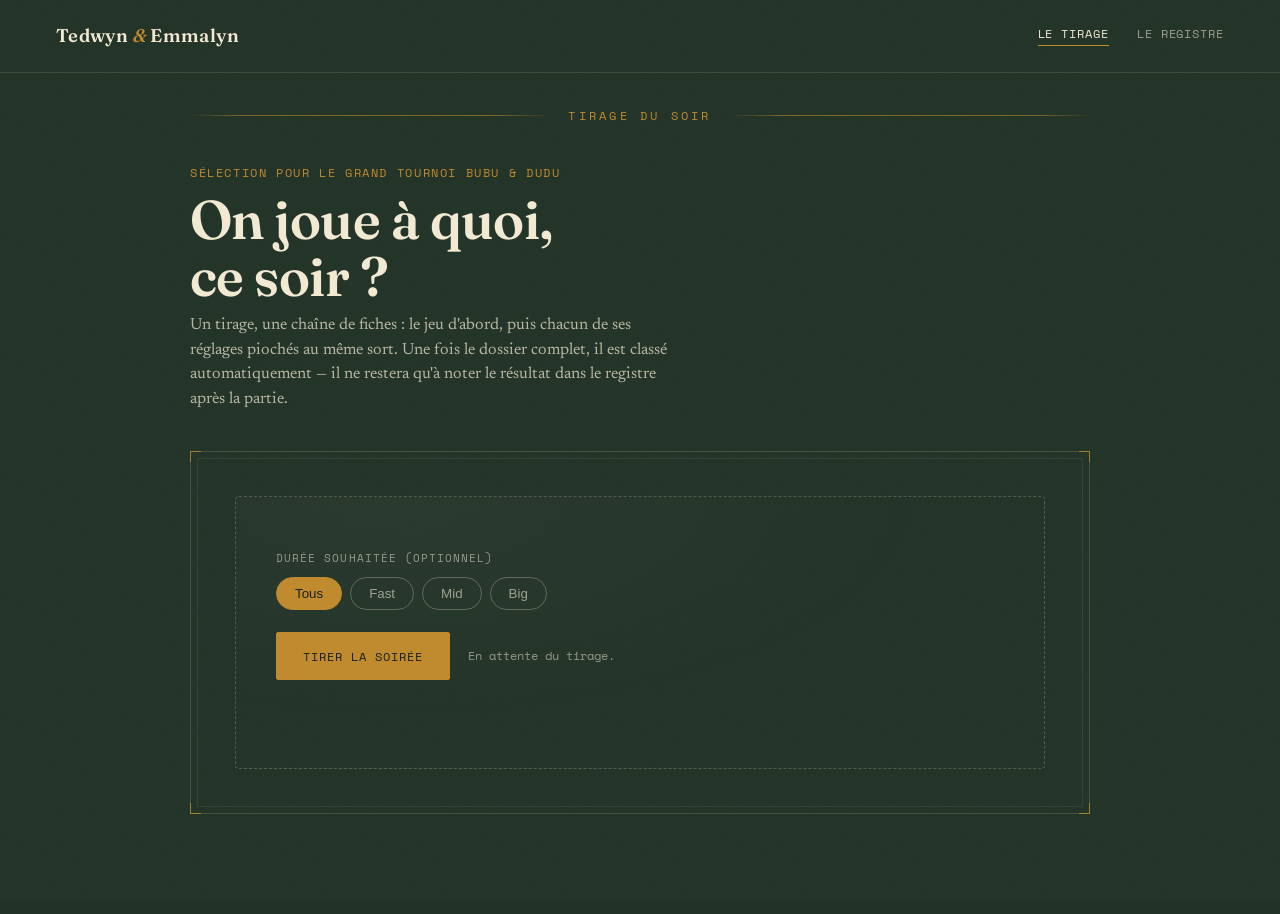
<file: index.html>
<!DOCTYPE html>
<html lang="fr">
<head>
<meta charset="UTF-8">
<meta name="viewport" content="width=device-width, initial-scale=1.0">
<title>Tedwyn &amp; Emmalyn · Tirage</title>
<link rel="preconnect" href="https://fonts.googleapis.com">
<link rel="preconnect" href="https://fonts.gstatic.com" crossorigin>
<link href="https://fonts.googleapis.com/css2?family=Fraunces:ital,opsz,wght@0,9..144,400;0,9..144,600;1,9..144,500&family=Newsreader:ital,wght@0,400;0,500;1,400&family=Space+Mono:wght@400;700&display=swap" rel="stylesheet">
<link rel="stylesheet" href="css/style.css">
</head>
<body>

<nav class="site-nav">
  <div class="site-nav__mark">Tedwyn <em>&amp;</em> Emmalyn</div>
  <div class="site-nav__links">
    <a href="index.html" aria-current="page">Le tirage</a>
    <a href="scores.html">Le registre</a>
  </div>
</nav>

<div class="title-card">
  <span class="title-card__rule"></span>
  <span class="title-card__names">Tirage du soir</span>
  <span class="title-card__rule"></span>
</div>

<main>
  <p class="eyebrow">Sélection pour le grand tournoi Bubu &amp; Dudu</p>
  <h1 class="page-title">On joue à quoi,<br>ce soir ?</h1>
  <p class="page-intro">
    Un tirage, une chaîne de fiches : le jeu d'abord, puis chacun de ses réglages
    piochés au même sort. Une fois le dossier complet, il est classé automatiquement —
    il ne restera qu'à noter le résultat dans le registre après la partie.
  </p>

  <div class="content-frame">
    <span class="content-frame__tick content-frame__tick--tl"></span>
    <span class="content-frame__tick content-frame__tick--tr"></span>
    <span class="content-frame__tick content-frame__tick--bl"></span>
    <span class="content-frame__tick content-frame__tick--br"></span>

    <div class="board">
      <p class="index-card__eyebrow" style="color:rgba(242,233,211,0.55);margin-bottom:10px;">Durée souhaitée (optionnel)</p>
      <div class="duration-filter" id="durationFilter">
        <button data-duration="all" class="is-active" type="button">Tous</button>
        <button data-duration="fast" type="button">Fast</button>
        <button data-duration="mid" type="button">Mid</button>
        <button data-duration="big" type="button">Big</button>
      </div>

      <div class="draw-action">
        <button class="btn btn--solid" id="drawBtn" type="button">Tirer la soirée</button>
        <span class="draw-status" id="drawStatus">En attente du tirage.</span>
      </div>

      <ul class="chain" id="chain"></ul>

      <div class="result-summary" id="resultSummary" hidden></div>
    </div>
  </div>
</main>

<audio id="bgMusic" src="audio/theme.mp3" loop preload="none"></audio>
<button class="music-btn" id="musicResume" type="button" hidden>♪ Reprendre la musique</button>

<script src="js/games-config.js"></script>
<script src="js/storage.js"></script>
<script src="js/music.js"></script>
<script src="js/roulette.js"></script>
</body>
</html>
</file>
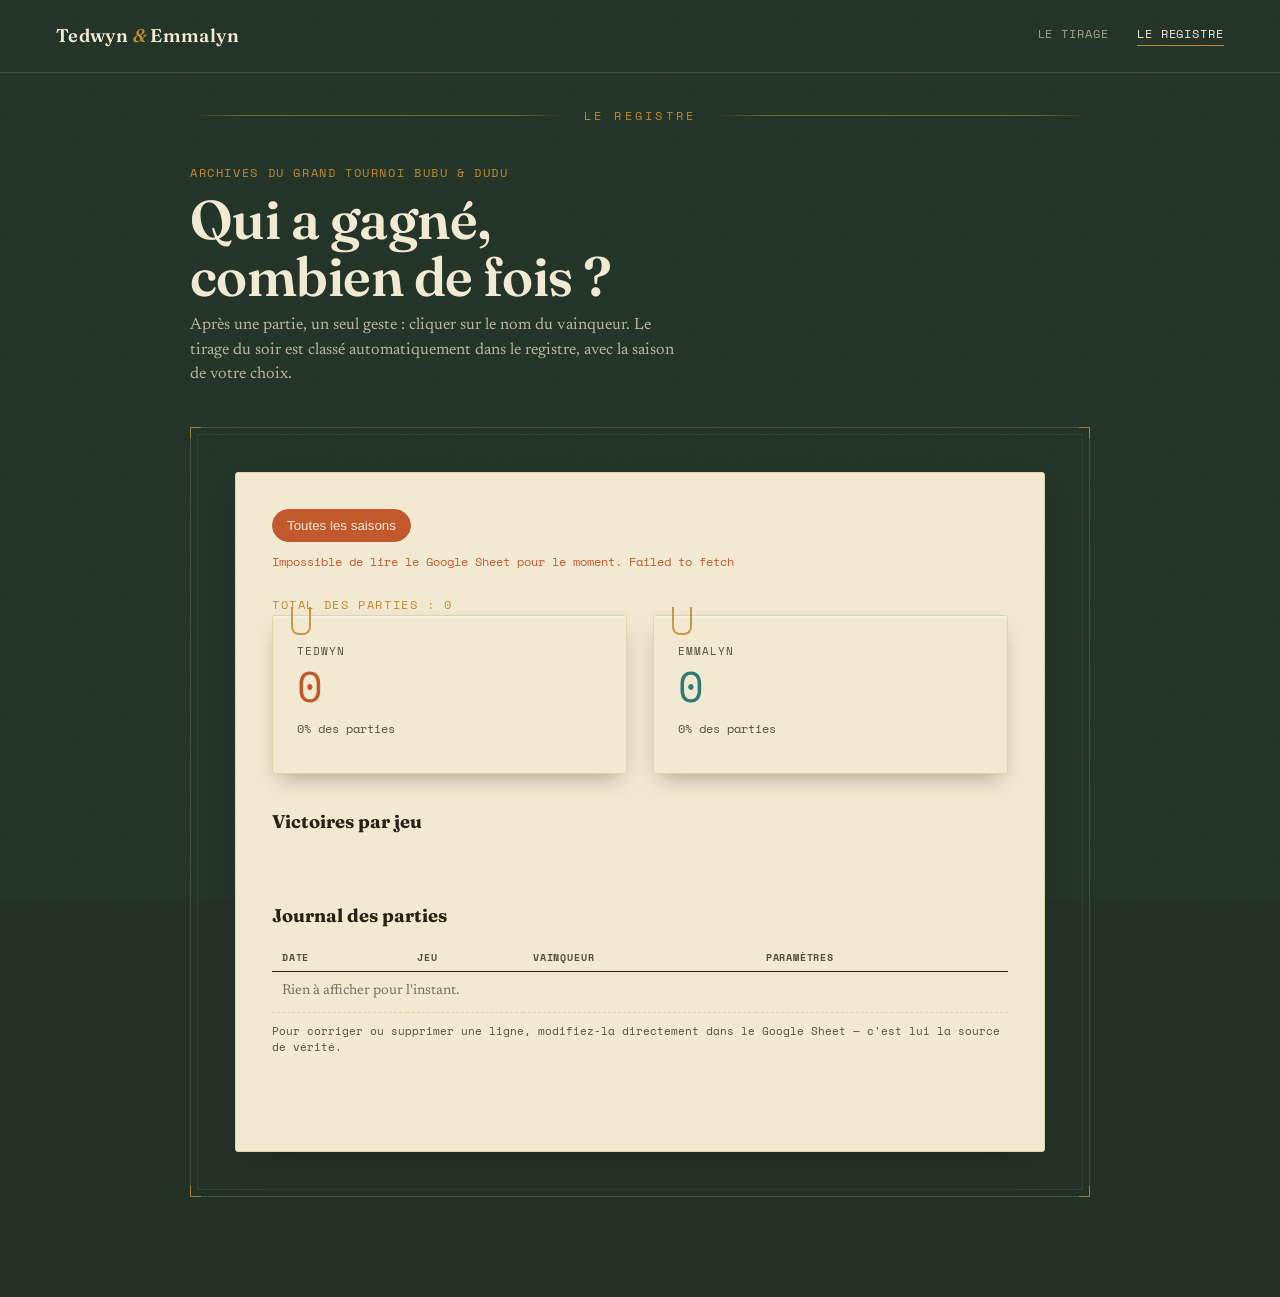
<file: scores.html>
<!DOCTYPE html>
<html lang="fr">
<head>
<meta charset="UTF-8">
<meta name="viewport" content="width=device-width, initial-scale=1.0">
<title>Tedwyn &amp; Emmalyn · Registre</title>
<link rel="preconnect" href="https://fonts.googleapis.com">
<link rel="preconnect" href="https://fonts.gstatic.com" crossorigin>
<link href="https://fonts.googleapis.com/css2?family=Fraunces:ital,opsz,wght@0,9..144,400;0,9..144,600;1,9..144,500&family=Newsreader:ital,wght@0,400;0,500;1,400&family=Space+Mono:wght@400;700&display=swap" rel="stylesheet">
<link rel="stylesheet" href="css/style.css">
</head>
<body>

<nav class="site-nav">
  <div class="site-nav__mark">Tedwyn <em>&amp;</em> Emmalyn</div>
  <div class="site-nav__links">
    <a href="index.html">Le tirage</a>
    <a href="scores.html" aria-current="page">Le registre</a>
  </div>
</nav>

<div class="title-card">
  <span class="title-card__rule"></span>
  <span class="title-card__names">Le registre</span>
  <span class="title-card__rule"></span>
</div>

<main>
  <p class="eyebrow">Archives du grand tournoi Bubu &amp; Dudu</p>
  <h1 class="page-title">Qui a gagné,<br>combien de fois ?</h1>
  <p class="page-intro">
    Après une partie, un seul geste : cliquer sur le nom du vainqueur. Le tirage
    du soir est classé automatiquement dans le registre, avec la saison de votre choix.
  </p>

  <div id="pendingHost"></div>

  <div class="content-frame">
    <span class="content-frame__tick content-frame__tick--tl"></span>
    <span class="content-frame__tick content-frame__tick--tr"></span>
    <span class="content-frame__tick content-frame__tick--bl"></span>
    <span class="content-frame__tick content-frame__tick--br"></span>

    <div class="ledger">
      <div class="draw-action" style="margin-bottom:6px;">
        <div class="season-tabs" id="seasonTabs" style="margin-bottom:0;"></div>
        <button class="btn btn--ghost" id="refreshBtn" type="button" style="padding:8px 14px;font-size:0.68rem;">↻ Actualiser</button>
      </div>
      <p class="sheet-status" id="sheetStatus"></p>

      <p class="eyebrow" style="margin-bottom:2px;">Total des parties : <span id="totalGames">0</span></p>

      <div class="score-grid" id="scoreTotals"></div>

      <h2 style="font-family:var(--font-display);font-size:1.15rem;margin:34px 0 14px;">Victoires par jeu</h2>
      <div id="gameBars"></div>

      <h2 style="font-family:var(--font-display);font-size:1.15rem;margin:34px 0 14px;">Journal des parties</h2>
      <table class="match-table">
        <thead>
          <tr><th>Date</th><th>Jeu</th><th>Vainqueur</th><th>Paramètres</th></tr>
        </thead>
        <tbody id="matchTableBody"></tbody>
      </table>
      <p style="font-family:var(--font-mono);font-size:0.68rem;color:var(--ink-soft);margin-top:10px;">
        Pour corriger ou supprimer une ligne, modifiez-la directement dans le Google Sheet — c'est lui la source de vérité.
      </p>

      <details class="manual-entry">
        <summary>+ Saisir une partie manuellement (rattrapage, ancienne saison…)</summary>
        <form class="manual-form" id="manualForm">
          <label>Date
            <input type="date" name="manualDate" required>
          </label>
          <label>Jeu
            <select name="manualGame" id="manualGame" required></select>
          </label>
          <label>Saison
            <input type="text" name="manualSeason" id="manualSeason" required>
          </label>
          <label>Vainqueur
            <select name="manualWinner" id="manualWinner" required></select>
          </label>
          <label class="full" style="flex-direction:row;align-items:center;gap:8px;">
            <input type="checkbox" name="manualNoData" id="manualNoData" checked style="width:auto;">
            <span style="text-transform:none;letter-spacing:normal;font-size:0.85rem;">Paramètres inconnus (no data)</span>
          </label>
          <label class="full">Paramètres (optionnel, si connus)
            <input type="text" name="manualParamsNote" placeholder="ex : Pearlbrook, Bellfaire">
          </label>
          <div class="full">
            <button class="btn btn--solid" type="submit">Ajouter au registre</button>
            <span class="feedback-msg" id="manualFeedback"></span>
          </div>
        </form>
      </details>
    </div>
  </div>
</main>

<audio id="bgMusic" src="audio/theme.mp3" loop preload="none"></audio>
<button class="music-btn" id="musicResume" type="button" hidden>♪ Reprendre la musique</button>

<script src="js/games-config.js"></script>
<script src="js/storage.js"></script>
<script src="js/sheets-config.js"></script>
<script src="js/sheets.js"></script>
<script src="js/music.js"></script>
<script src="js/dashboard.js"></script>
</body>
</html>
</file>
<file: css/style.css>
/* ============================================================================
   TOKENS — palette, typographies, rythme
   ============================================================================ */
:root{
  --felt: #223227;        /* fond feutré, plateau de jeu */
  --felt-dark: #182219;
  --card: #F2E9D3;        /* fiche bristol / papier vieilli */
  --card-edge: #E1D3AC;
  --ink: #2B2013;         /* encre, texte principal */
  --ink-soft: #5A4E3B;
  --brass: #C08A2E;       /* laiton — épingles, filets */
  --brass-dark: #8C641F;
  --brick: #C1592C;       /* rouille — Tedwyn */
  --sage: #2F7A73;        /* turquoise — Emmalyn */
  --paper-shadow: rgba(20,14,4,0.35);

  --font-display: "Fraunces", "Iowan Old Style", serif;
  --font-body: "Newsreader", "Iowan Old Style", serif;
  --font-mono: "Space Mono", monospace;

  --radius-card: 3px;
}

*{ box-sizing: border-box; }

html{ scroll-behavior: smooth; }

body{
  margin:0;
  min-height:100vh;
  background: var(--felt);
  color: var(--ink);
  font-family: var(--font-body);
  font-size: 17px;
  line-height:1.5;
  position:relative;
}

/* texture de feutre / papier discrète, pas de dégradé lisse */
body::before{
  content:"";
  position:fixed;
  inset:0;
  pointer-events:none;
  opacity:0.5;
  mix-blend-mode: overlay;
  background-image: url("data:image/svg+xml;utf8,<svg xmlns='http://www.w3.org/2000/svg' width='120' height='120'><filter id='n'><feTurbulence type='fractalNoise' baseFrequency='0.85' numOctaves='2' stitchTiles='stitch'/><feColorMatrix type='saturate' values='0'/></filter><rect width='100%25' height='100%25' filter='url(%23n)' opacity='0.35'/></svg>");
  z-index:0;
}

a{ color: inherit; }

img{ max-width:100%; display:block; }

/* ============================================================================
   NAVIGATION
   ============================================================================ */
.site-nav{
  position:relative;
  z-index:2;
  display:flex;
  justify-content:space-between;
  align-items:center;
  padding: 22px clamp(20px, 5vw, 56px);
  border-bottom: 1px solid rgba(242,233,211,0.14);
}
.site-nav__mark{
  font-family: var(--font-display);
  font-weight: 600;
  font-size: 1.15rem;
  color: var(--card);
  letter-spacing: 0.02em;
}
.site-nav__mark em{
  font-style: italic;
  color: var(--brass);
}
.site-nav__links{
  display:flex;
  gap: 28px;
  font-family: var(--font-mono);
  font-size: 0.72rem;
  letter-spacing: 0.08em;
  text-transform: uppercase;
}
.site-nav__links a{
  text-decoration:none;
  color: rgba(242,233,211,0.6);
  border-bottom: 1px solid transparent;
  padding-bottom: 3px;
  transition: color .2s ease, border-color .2s ease;
}
.site-nav__links a:hover,
.site-nav__links a[aria-current="page"]{
  color: var(--card);
  border-color: var(--brass);
}

/* ============================================================================
   TITLE CARD — bandeau symétrique façon carton de titre
   ============================================================================ */
.title-card{
  position:relative;
  z-index:1;
  max-width: 980px;
  margin: 34px auto 0;
  padding: 0 clamp(18px, 5vw, 40px);
  display:flex;
  align-items:center;
  gap: 18px;
}
.title-card__rule{
  flex:1;
  height:1px;
  background: linear-gradient(to right, transparent, var(--brass) 15%, var(--brass) 85%, transparent);
  opacity:0.6;
}
.title-card__names{
  font-family: var(--font-mono);
  font-size: 0.72rem;
  letter-spacing: 0.28em;
  text-transform: uppercase;
  color: var(--brass);
  white-space: nowrap;
}
.title-card__amp{ color: var(--card); opacity:0.6; margin: 0 3px; }

/* ============================================================================
   STRUCTURE GÉNÉRALE
   ============================================================================ */
main{
  position:relative;
  z-index:1;
  max-width: 980px;
  margin: 0 auto;
  padding: clamp(20px, 5vw, 40px) clamp(18px, 5vw, 40px) 100px;
}

/* cadre à double filet façon affiche encadrée, avec petites amorces d'angle */
.content-frame{
  position:relative;
  border: 1px solid rgba(242,233,211,0.16);
  padding: clamp(22px, 5vw, 44px);
  margin-top: 26px;
}
.content-frame::before{
  content:"";
  position:absolute;
  inset: 6px;
  border: 1px solid rgba(242,233,211,0.08);
  pointer-events:none;
}
.content-frame__tick{
  position:absolute;
  width:11px; height:11px;
  border: 1.5px solid var(--brass);
  opacity:0.75;
}
.content-frame__tick--tl{ top:-1px; left:-1px; border-right:none; border-bottom:none; }
.content-frame__tick--tr{ top:-1px; right:-1px; border-left:none; border-bottom:none; }
.content-frame__tick--bl{ bottom:-1px; left:-1px; border-right:none; border-top:none; }
.content-frame__tick--br{ bottom:-1px; right:-1px; border-left:none; border-top:none; }

.eyebrow{
  font-family: var(--font-mono);
  font-size: 0.72rem;
  letter-spacing: 0.14em;
  text-transform: uppercase;
  color: var(--brass);
  margin: 0 0 10px;
}

h1.page-title{
  font-family: var(--font-display);
  font-weight: 600;
  font-optical-sizing: auto;
  font-size: clamp(2.2rem, 5vw, 3.4rem);
  color: var(--card);
  margin: 0 0 8px;
  line-height: 1.05;
  letter-spacing: -0.01em;
}

.page-intro{
  color: rgba(242,233,211,0.72);
  max-width: 54ch;
  font-size: 1.02rem;
  margin: 0 0 40px;
}

/* ============================================================================
   BOUTONS
   ============================================================================ */
.btn{
  font-family: var(--font-mono);
  font-size: 0.76rem;
  letter-spacing: 0.08em;
  text-transform: uppercase;
  border: 1px solid var(--brass);
  background: transparent;
  color: var(--card);
  padding: 14px 26px;
  border-radius: 2px;
  cursor:pointer;
  transition: transform .15s ease, background .2s ease, color .2s ease;
}
.btn:hover{ background: var(--brass); color: var(--felt-dark); }
.btn:active{ transform: translateY(1px); }
.btn:focus-visible{ outline: 2px solid var(--card); outline-offset: 3px; }

.btn--solid{
  background: var(--brass);
  color: var(--felt-dark);
  border-color: var(--brass);
}
.btn--solid:hover{ background: var(--brass-dark); }

.btn--brick{ border-color: var(--brick); }
.btn--brick:hover{ background: var(--brick); color: var(--card); }

.btn--sage{ border-color: var(--sage); }
.btn--sage:hover{ background: var(--sage); color: var(--card); }

.btn--ghost{
  border-color: rgba(242,233,211,0.3);
  color: rgba(242,233,211,0.7);
}
.btn--ghost:hover{ background: rgba(242,233,211,0.1); color: var(--card); }

.btn:disabled{ opacity:0.35; cursor:not-allowed; }
.btn:disabled:hover{ background:transparent; color: var(--card); }

/* ============================================================================
   FICHE BRISTOL (composant partagé — tirage / registre)
   ============================================================================ */
.index-card{
  background: var(--card);
  border: 1px solid var(--card-edge);
  border-radius: var(--radius-card);
  box-shadow: 0 10px 22px -8px var(--paper-shadow), 0 2px 0 rgba(255,255,255,0.4) inset;
  padding: 22px 24px;
  position: relative;
}
.index-card::after{
  /* trombone en haut-gauche */
  content:"";
  position:absolute;
  top:-9px; left:18px;
  width:16px; height:26px;
  border: 2.5px solid var(--brass);
  border-bottom-left-radius: 8px;
  border-bottom-right-radius: 8px;
  border-top: none;
  opacity:0.85;
}
.index-card__eyebrow{
  font-family: var(--font-mono);
  font-size: 0.66rem;
  letter-spacing: 0.1em;
  text-transform: uppercase;
  color: var(--ink-soft);
  margin: 6px 0 6px;
}
.index-card__title{
  font-family: var(--font-display);
  font-size: 1.5rem;
  font-weight: 600;
  margin: 0;
  color: var(--ink);
}

/* ============================================================================
   PAGE TIRAGE — plateau et chaîne de fiches
   ============================================================================ */
.board{
  border: 1px dashed rgba(242,233,211,0.22);
  border-radius: 4px;
  padding: clamp(24px, 5vw, 48px) clamp(18px, 4vw, 40px);
  background: radial-gradient(ellipse at 20% 0%, rgba(255,255,255,0.03), transparent 60%);
}

.draw-action{
  display:flex;
  align-items:center;
  gap: 18px;
  flex-wrap: wrap;
  margin-bottom: 36px;
}
.duration-filter{
  display:flex;
  gap: 8px;
  flex-wrap: wrap;
  margin-bottom: 22px;
  font-family: var(--font-mono);
  font-size: 0.72rem;
  letter-spacing: 0.08em;
  text-transform: uppercase;
}
.duration-filter button{
  background: transparent;
  border: 1px solid rgba(242,233,211,0.28);
  color: rgba(242,233,211,0.6);
  padding: 8px 18px;
  border-radius: 999px;
  cursor:pointer;
  transition: background .2s ease, color .2s ease, border-color .2s ease;
}
.duration-filter button:hover{ border-color: var(--brass); color: var(--card); }
.duration-filter button.is-active{
  background: var(--brass);
  color: var(--felt-dark);
  border-color: var(--brass);
}
.draw-status{
  font-family: var(--font-mono);
  font-size: 0.78rem;
  color: rgba(242,233,211,0.55);
}

.chain{
  list-style:none;
  margin:0; padding:0;
}
.chain__item{
  position: relative;
  display:flex;
  gap: 22px;
  padding-bottom: 34px;
}
.chain__item:last-child{ padding-bottom: 0; }

.chain__rail{
  position:relative;
  width: 22px;
  flex: none;
  display:flex;
  justify-content:center;
}
.chain__rail::before{
  /* fil brassé reliant les épingles */
  content:"";
  position:absolute;
  top: 8px; bottom: -34px;
  width: 2px;
  background: repeating-linear-gradient(
    to bottom,
    var(--brass) 0 6px,
    transparent 6px 11px
  );
  opacity: 0.55;
}
.chain__item:last-child .chain__rail::before{ display:none; }
.chain__pin{
  width: 13px; height:13px;
  border-radius: 50%;
  background: var(--brick);
  box-shadow: 0 2px 5px rgba(0,0,0,0.4), inset 0 -2px 2px rgba(0,0,0,0.25);
  margin-top: 4px;
  z-index: 1;
  transition: background .2s ease;
}
.chain__item[data-state="pending"] .chain__pin{ background: rgba(242,233,211,0.2); }
.chain__item[data-state="done"] .chain__pin{ background: var(--sage); }

.chain__card{
  flex:1;
  transform: rotate(var(--tilt, -0.6deg));
  transition: transform .25s ease, opacity .25s ease;
  min-height: 78px;
}
.chain__item:nth-child(odd) .chain__card{ --tilt: -0.8deg; }
.chain__item:nth-child(even) .chain__card{ --tilt: 0.7deg; }

.chain__item[data-state="pending"] .chain__card{
  opacity: 0.4;
  background: transparent;
  border-style: dashed;
  box-shadow:none;
  transform: rotate(0deg);
}
.chain__item[data-state="pending"] .chain__card::after{ display:none; }

.chain__card .index-card__title.is-cycling{
  color: var(--ink-soft);
  font-style: italic;
}

/* cadre façon timbre postal, avec petites encoches dentelées */
.stamp-frame{
  position:relative;
  padding: 10px;
  background: var(--card);
  border: 1px solid var(--card-edge);
  box-shadow: 0 16px 30px -12px var(--paper-shadow);
}
.stamp-frame::before{
  content:"";
  position:absolute;
  inset:4px;
  border: 1.5px dashed var(--brass-dark);
  opacity:0.55;
  pointer-events:none;
}
.stamp-frame::after{
  /* rangée d'encoches perforées en haut/bas */
  content:"";
  position:absolute;
  left:0; right:0; top:-5px; bottom:-5px;
  background-image:
    radial-gradient(circle 4px, var(--stamp-notch) 98%, transparent 100%);
  background-repeat: repeat-x;
  background-size: 16px 10px;
  background-position: 4px -5px, 4px calc(100% + 5px);
  pointer-events:none;
}

.game-photo{
  width: 100%;
  aspect-ratio: 16/10;
  object-fit: cover;
  display:block;
  filter: grayscale(1) brightness(1.5) contrast(0.85);
  opacity: 0;
  transform: scale(1.04);
}
.game-photo.is-developing{
  animation: polaroid-develop 1.6s ease forwards;
}
@keyframes polaroid-develop{
  0%   { opacity: 0;   filter: grayscale(1) brightness(1.6) contrast(0.8); transform: scale(1.05); }
  35%  { opacity: 1;   filter: grayscale(0.7) brightness(1.3) contrast(0.9); transform: scale(1.02); }
  100% { opacity: 1;   filter: grayscale(0) brightness(1) contrast(1); transform: scale(1); }
}

.result-summary{
  margin-top: 40px;
  display:flex;
  gap: 32px;
  flex-wrap: wrap;
  align-items: flex-start;
}
.result-summary__photo{ flex: 0 0 340px; }
.result-summary__body{ flex: 1 1 320px; padding-top: 4px; }

.result-actions{
  margin-top: 26px;
  display:flex;
  gap: 14px;
  flex-wrap: wrap;
}

.stamp{
  display:inline-block;
  font-family: var(--font-mono);
  font-size: 0.68rem;
  letter-spacing: 0.1em;
  text-transform: uppercase;
  color: var(--sage);
  border: 1.5px solid var(--sage);
  border-radius: 999px;
  padding: 4px 12px;
  transform: rotate(-4deg);
  margin-top: 10px;
}

/* ============================================================================
   PAGE REGISTRE — carnet de scores
   ============================================================================ */
.ledger{
  background: var(--card);
  border: 1px solid var(--card-edge);
  border-radius: var(--radius-card);
  box-shadow: 0 14px 30px -12px var(--paper-shadow);
  padding: clamp(20px, 4vw, 36px);
  position: relative;
}

.season-tabs{
  display:flex;
  gap:8px;
  flex-wrap: wrap;
  margin-bottom: 20px;
  font-family: var(--font-mono);
  font-size: 0.72rem;
  letter-spacing: 0.06em;
  text-transform: uppercase;
}
.season-tabs button{
  background: transparent;
  border: 1px solid var(--ink-soft);
  color: var(--ink-soft);
  padding: 8px 14px;
  border-radius: 999px;
  cursor:pointer;
  transition: background .2s ease, color .2s ease, border-color .2s ease;
}
.season-tabs button:hover{ border-color: var(--brick); color: var(--brick); }
.season-tabs button.is-active{
  background: var(--brick);
  color: var(--card);
  border-color: var(--brick);
}

.score-grid{
  display:grid;
  grid-template-columns: 1fr 1fr;
  gap: 26px;
  margin-bottom: 8px;
}
@media (max-width: 560px){ .score-grid{ grid-template-columns: 1fr; } }

.score-col__name{
  font-family: var(--font-display);
  font-size: 1.3rem;
  margin: 0 0 2px;
}
.score-col__count{
  font-family: var(--font-mono);
  font-size: 2.6rem;
  line-height: 1;
  margin: 6px 0 4px;
}
.score-col--p1 .score-col__count{ color: var(--brick); }
.score-col--p2 .score-col__count{ color: var(--sage); }
.score-col__pct{
  font-family: var(--font-mono);
  font-size: 0.78rem;
  color: var(--ink-soft);
}

.bar-row{
  display:grid;
  grid-template-columns: 150px 1fr 40px;
  align-items:center;
  gap: 10px;
  margin-bottom: 10px;
  font-size: 0.9rem;
}
.bar-row__label{
  font-family: var(--font-body);
  font-style: italic;
  color: var(--ink);
  overflow:hidden;
  text-overflow: ellipsis;
  white-space: nowrap;
}
.bar-row__track{
  height: 9px;
  background: rgba(43,32,19,0.08);
  border-radius: 999px;
  overflow:hidden;
  display:flex;
}
.bar-row__fill--p1{ background: var(--brick); height:100%; }
.bar-row__fill--p2{ background: var(--sage); height:100%; }
.bar-row__total{
  font-family: var(--font-mono);
  font-size: 0.78rem;
  color: var(--ink-soft);
  text-align:right;
}

table.match-table{
  width:100%;
  border-collapse: collapse;
  font-size: 0.88rem;
  margin-top: 6px;
}
table.match-table th{
  text-align:left;
  font-family: var(--font-mono);
  font-size: 0.65rem;
  letter-spacing: 0.08em;
  text-transform: uppercase;
  color: var(--ink-soft);
  padding: 6px 10px;
  border-bottom: 1.5px solid var(--ink);
}
table.match-table td{
  padding: 9px 10px;
  border-bottom: 1px dashed var(--card-edge);
  vertical-align: top;
}
table.match-table tr:hover td{ background: rgba(192,138,46,0.06); }
.winner-tag{
  font-family: var(--font-mono);
  font-size: 0.68rem;
  text-transform: uppercase;
  padding: 2px 8px;
  border-radius: 999px;
  display:inline-block;
}
.winner-tag--p1{ background: rgba(156,68,51,0.14); color: var(--brick); }
.winner-tag--p2{ background: rgba(95,122,99,0.16); color: var(--sage); }

.pending-card{
  background: rgba(192,138,46,0.1);
  border: 1px dashed var(--brass);
  border-radius: 4px;
  padding: 22px;
  margin-bottom: 34px;
  color: var(--card);
}
.pending-card__title{
  font-family: var(--font-display);
  font-size: 1.4rem;
  margin: 4px 0 10px;
  color: var(--card);
}
.pending-card__params{
  font-family: var(--font-mono);
  font-size: 0.78rem;
  color: rgba(242,233,211,0.7);
  margin: 0 0 18px;
  line-height:1.8;
}
.pending-card__actions{
  display:flex;
  gap: 12px;
  flex-wrap: wrap;
  align-items:center;
}
.season-input{
  display:flex;
  align-items:center;
  gap: 8px;
  font-family: var(--font-mono);
  font-size: 0.7rem;
  text-transform: uppercase;
  letter-spacing: 0.06em;
  color: rgba(242,233,211,0.6);
}
.season-input input{
  width: 56px;
  padding: 8px 6px;
  text-align:center;
  border: 1px solid var(--brass);
  background: rgba(242,233,211,0.06);
  color: var(--card);
  border-radius: 3px;
  font-family: var(--font-mono);
}

.sheet-status{
  font-family: var(--font-mono);
  font-size: 0.78rem;
  color: rgba(242,233,211,0.55);
  margin: 10px 0 24px;
}
.sheet-status--error{ color: var(--brick); }
.sheet-status a{ color: var(--brass); }

details.manual-entry{
  margin-top: 30px;
  color: rgba(242,233,211,0.75);
}
details.manual-entry summary{
  cursor:pointer;
  font-family: var(--font-mono);
  font-size: 0.76rem;
  letter-spacing: 0.06em;
  text-transform: uppercase;
  padding: 6px 0;
}
.manual-form{
  margin-top: 18px;
  background: var(--card);
  border-radius: 4px;
  padding: 22px;
  display:grid;
  gap: 14px;
  grid-template-columns: repeat(auto-fit, minmax(180px,1fr));
  color: var(--ink);
}
.manual-form label{
  display:flex; flex-direction:column; gap:6px;
  font-family: var(--font-mono);
  font-size: 0.68rem;
  text-transform: uppercase;
  letter-spacing: 0.06em;
  color: var(--ink-soft);
}
.manual-form input, .manual-form select{
  font-family: var(--font-body);
  font-size: 0.95rem;
  padding: 8px 10px;
  border: 1px solid var(--card-edge);
  border-radius: 3px;
  background: #fff;
  color: var(--ink);
}
.manual-form .full{ grid-column: 1 / -1; }

.backup-row{
  margin-top: 40px;
  display:flex;
  gap:12px;
  flex-wrap:wrap;
  align-items:center;
}
.backup-row input[type=file]{
  font-family: var(--font-mono);
  font-size: 0.72rem;
  color: rgba(242,233,211,0.65);
}
.feedback-msg{
  font-family: var(--font-mono);
  font-size: 0.75rem;
  color: var(--sage);
}

/* ============================================================================
   MUSIQUE D'AMBIANCE
   ============================================================================ */
.music-btn{
  position: fixed;
  right: 20px;
  bottom: 20px;
  z-index: 10;
  font-family: var(--font-mono);
  font-size: 0.7rem;
  letter-spacing: 0.06em;
  text-transform: uppercase;
  background: var(--brass);
  color: var(--felt-dark);
  border: none;
  border-radius: 999px;
  padding: 10px 16px;
  cursor:pointer;
  box-shadow: 0 8px 18px -6px rgba(0,0,0,0.5);
}
.music-btn:hover{ background: var(--brass-dark); }

/* ============================================================================
   RESPONSIVE / ACCESSIBILITÉ
   ============================================================================ */
@media (max-width: 640px){
  .site-nav__links{ gap: 16px; }
  .result-summary__photo{ flex-basis: 100%; }
}

@media (prefers-reduced-motion: reduce){
  *{ animation-duration: 0.01ms !important; animation-iteration-count: 1 !important; transition-duration: 0.01ms !important; scroll-behavior: auto !important; }
}
</file>
